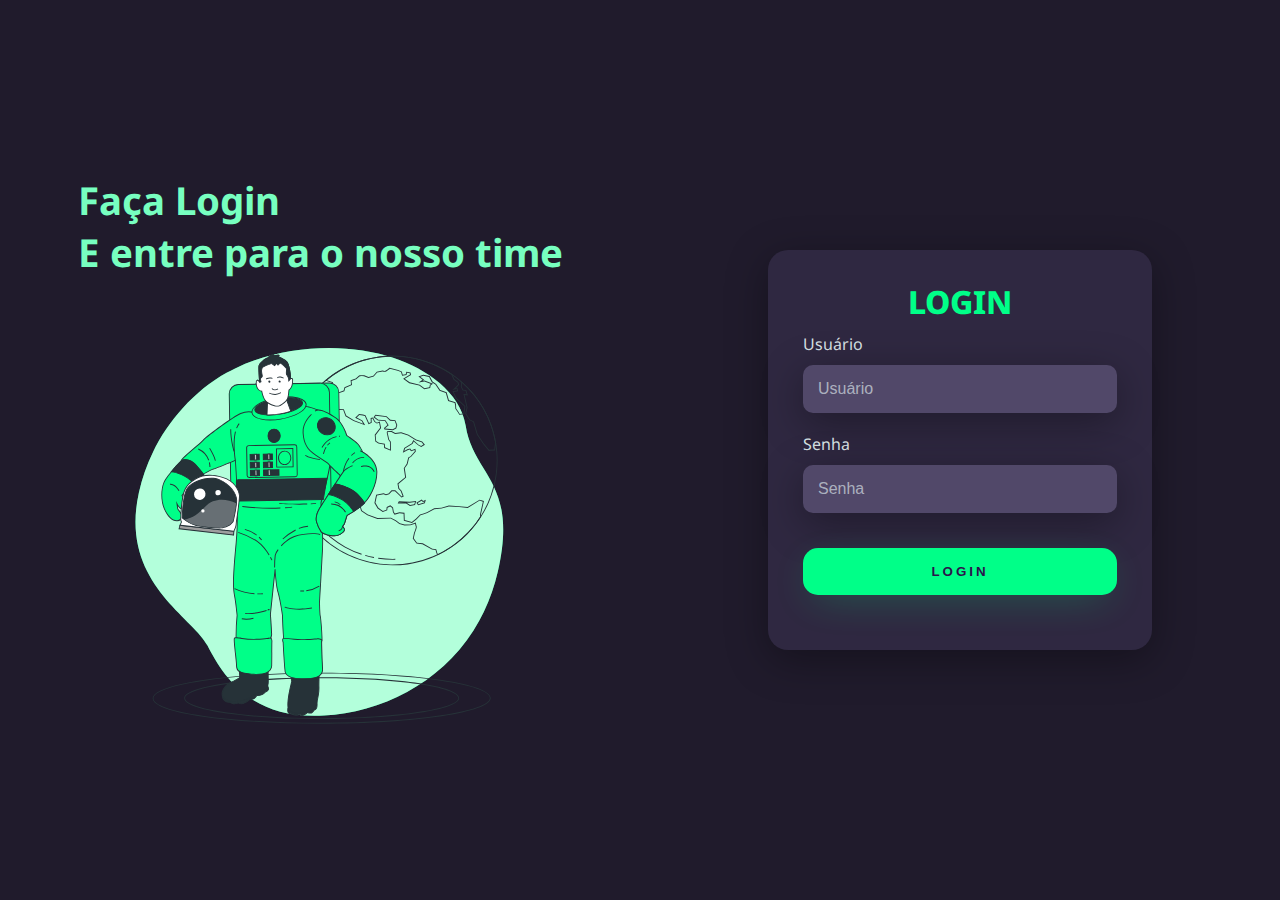
<file: index.html>
<!DOCTYPE html>
<html lang="pt-br">
<head>
    <meta charset="UTF-8">
    <meta http-equiv="X-UA-Compatible" content="IE=edge">
    <meta name="viewport" content="width=device-width, initial-scale=1.0">
    <title>Login</title>
    <link rel="stylesheet" href="./style.css">
</head>
<body>
    <div class="main-login">
        <div class="left-login">
            <h1>Faça Login<br>E entre para o nosso time</h1>
            <img src="./assets/astronaut-suit-animate.svg" class="left-login-image" alt="Astronauta Animação">
        </div>
        <div class="right-login">
            <div class="card-login">
                <h1>LOGIN</h1>
                <div class="textfield">
                    <label for="usuario">Usuário</label>
                    <input type="text" name="usuario" placeholder="Usuário">
                </div>
                <div class="textfield">
                    <label for="senha">Senha</label>
                    <input type="password" name="senha" placeholder="Senha">
                </div>
                <button class="btn-login">Login</button>
            </div>
        </div>
    </div>
</body>
</html>
</file>
<file: style.css>
@charset "UTF-8";
@import url("https://fonts.googleapis.com/css2?family=Montserrat:ital,wght@0,100;0,200;0,300;0,400;0,500;0,600;0,700;0,800;0,900;1,100;1,200;1,300;1,400;1,500;1,600;1,700;1,800;1,900&family=Noto+Sans:wght@400;700&family=Poppins:wght@400;500;600;700;900&display=swap");

body {
  margin: 0;
  font-family: "Noto Sans", sans-serif;
}

body * {
  box-sizing: border-box;
}

.main-login {
  width: 100vw;
  height: 100vh;
  background: #201b2c;
  display: flex;
  justify-content: center;
  align-items: center;
}

.left-login {
  width: 50vw;
  height: 100vh;
  display: flex;
  justify-content: center;
  align-items: center;
  flex-direction: column;
}

.left-login > h1 {
  font-size: 3vw;
  color: #77ffc0;
}

.left-login-image {
  width: 35vw;
}

.right-login {
  width: 50vw;
  height: 100vh;
  display: flex;
  justify-content: center;
  align-items: center;
}

.card-login {
  width: 60%;
  display: flex;
  justify-content: center;
  align-items: center;
  flex-direction: column;
  padding: 30px 35px;
  background: #2f2841;
  border-radius: 20px;
  box-shadow: 0px 10px 40px #00000056;
}

.card-login > h1 {
  color: #00ff88;
  font-weight: 800;
  margin: 0;
}

.textfield {
  width: 100%;
  display: flex;
  flex-direction: column;
  align-items: flex-start;
  justify-content: center;
  margin: 10px 0px;
}

.textfield > input {
  width: 100%;
  border: none;
  border-radius: 10px;
  padding: 15px;
  background: #514869;
  color: #f0ffffde;
  font-size: 12pt;
  box-shadow: 0px 10px 40px #00000056;
  outline: none;
  box-sizing: border-box;
}

.textfield > label {
  color: #f0ffffde;
  margin-bottom: 10px;
}

.textfield > input::placeholder {
  color: #f0ffff94;
}

.btn-login {
  width: 100%;
  padding: 16px 0px;
  margin: 25px;
  border: none;
  border-radius: 15px;
  outline: none;
  text-transform: uppercase;
  font-weight: 800;
  letter-spacing: 3px;
  color: #2b134b;
  background: #00ff88;
  cursor: pointer;
  box-shadow: 0px 10px 40px -12px #00ff8052;
}

@media only screen and (max-width: 950px) {
  .card-login {
    width: 85%;
  }
}

@media only screen and (max-width: 600px) {
  .main-login {
    flex-direction: column;
  }

  .left-login > h1 {
    display: none;
  }

  .left-login {
    width: 100%;
    height: auto;
  }

  .right-login {
    width: 100%;
    height: auto;
  }

  .left-login-image {
    width: 50vw;
  }

  .card-login {
    width: 90%;
  }
}
</file>
